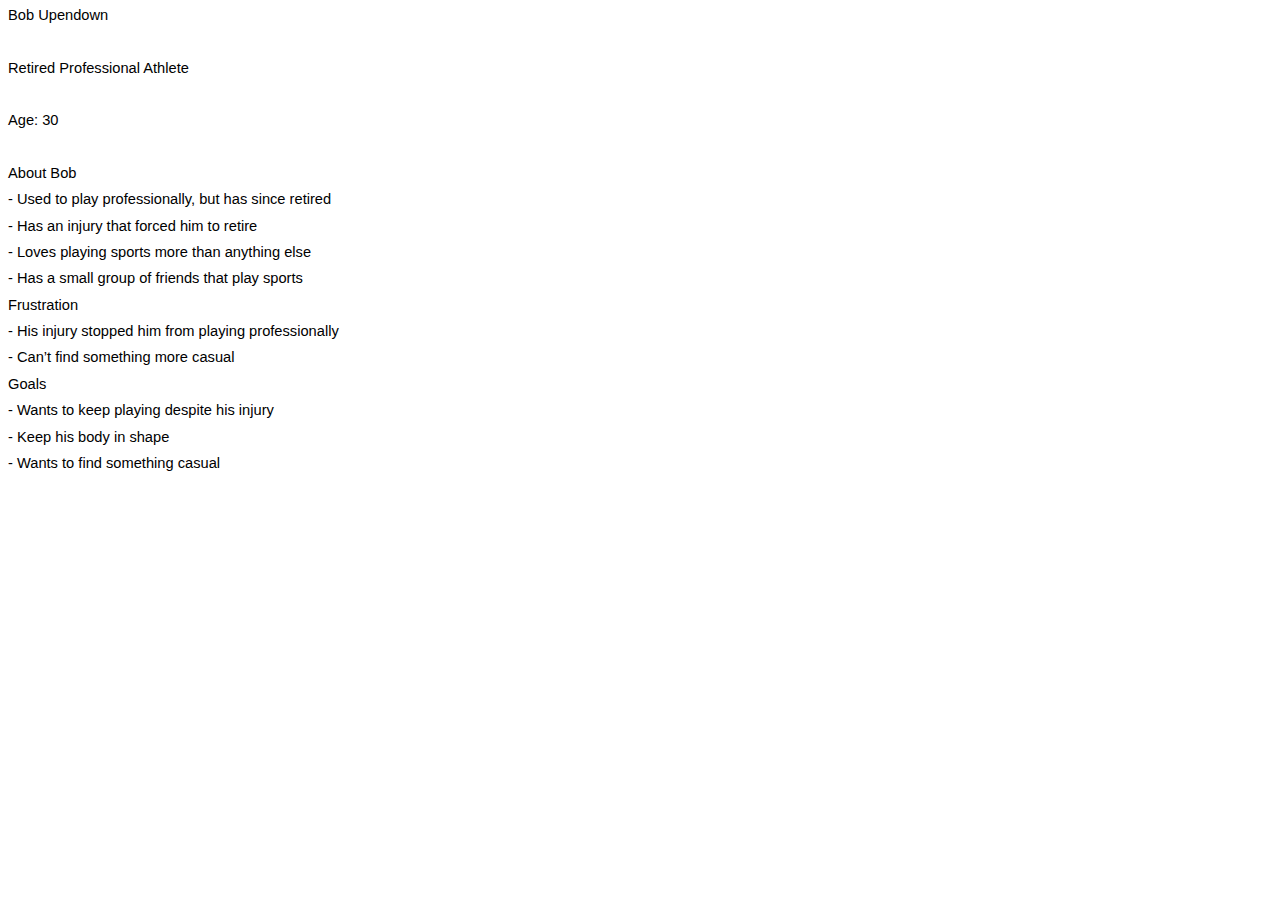
<file: Bob_Upendown.html>
<html xmlns:v="urn:schemas-microsoft-com:vml"
xmlns:o="urn:schemas-microsoft-com:office:office"
xmlns:w="urn:schemas-microsoft-com:office:word"
xmlns:m="http://schemas.microsoft.com/office/2004/12/omml"
xmlns="http://www.w3.org/TR/REC-html40">

<head>
<meta http-equiv=Content-Type content="text/html; charset=windows-1252">
<meta name=ProgId content=Word.Document>
<meta name=Generator content="Microsoft Word 15">
<meta name=Originator content="Microsoft Word 15">
<link rel=File-List href="Bob_Upendown_files/filelist.xml">
<!--[if gte mso 9]><xml>
 <o:DocumentProperties>
  <o:Author>kevin park</o:Author>
  <o:LastAuthor>kevin park</o:LastAuthor>
  <o:Revision>2</o:Revision>
  <o:TotalTime>1</o:TotalTime>
  <o:Created>2018-10-01T16:49:00Z</o:Created>
  <o:LastSaved>2018-10-01T16:49:00Z</o:LastSaved>
  <o:Pages>1</o:Pages>
  <o:Words>68</o:Words>
  <o:Characters>394</o:Characters>
  <o:Lines>3</o:Lines>
  <o:Paragraphs>1</o:Paragraphs>
  <o:CharactersWithSpaces>461</o:CharactersWithSpaces>
  <o:Version>16.00</o:Version>
 </o:DocumentProperties>
 <o:OfficeDocumentSettings>
  <o:AllowPNG/>
 </o:OfficeDocumentSettings>
</xml><![endif]-->
<link rel=themeData href="Bob_Upendown_files/themedata.thmx">
<link rel=colorSchemeMapping href="Bob_Upendown_files/colorschememapping.xml">
<!--[if gte mso 9]><xml>
 <w:WordDocument>
  <w:SpellingState>Clean</w:SpellingState>
  <w:GrammarState>Clean</w:GrammarState>
  <w:TrackMoves>false</w:TrackMoves>
  <w:TrackFormatting/>
  <w:PunctuationKerning/>
  <w:ValidateAgainstSchemas/>
  <w:SaveIfXMLInvalid>false</w:SaveIfXMLInvalid>
  <w:IgnoreMixedContent>false</w:IgnoreMixedContent>
  <w:AlwaysShowPlaceholderText>false</w:AlwaysShowPlaceholderText>
  <w:DoNotPromoteQF/>
  <w:LidThemeOther>EN-CA</w:LidThemeOther>
  <w:LidThemeAsian>KO</w:LidThemeAsian>
  <w:LidThemeComplexScript>X-NONE</w:LidThemeComplexScript>
  <w:Compatibility>
   <w:BreakWrappedTables/>
   <w:SnapToGridInCell/>
   <w:WrapTextWithPunct/>
   <w:UseAsianBreakRules/>
   <w:DontGrowAutofit/>
   <w:SplitPgBreakAndParaMark/>
   <w:EnableOpenTypeKerning/>
   <w:DontFlipMirrorIndents/>
   <w:OverrideTableStyleHps/>
   <w:UseFELayout/>
  </w:Compatibility>
  <m:mathPr>
   <m:mathFont m:val="Cambria Math"/>
   <m:brkBin m:val="before"/>
   <m:brkBinSub m:val="&#45;-"/>
   <m:smallFrac m:val="off"/>
   <m:dispDef/>
   <m:lMargin m:val="0"/>
   <m:rMargin m:val="0"/>
   <m:defJc m:val="centerGroup"/>
   <m:wrapIndent m:val="1440"/>
   <m:intLim m:val="subSup"/>
   <m:naryLim m:val="undOvr"/>
  </m:mathPr></w:WordDocument>
</xml><![endif]--><!--[if gte mso 9]><xml>
 <w:LatentStyles DefLockedState="false" DefUnhideWhenUsed="false"
  DefSemiHidden="false" DefQFormat="false" DefPriority="99"
  LatentStyleCount="375">
  <w:LsdException Locked="false" Priority="0" QFormat="true" Name="Normal"/>
  <w:LsdException Locked="false" Priority="9" QFormat="true" Name="heading 1"/>
  <w:LsdException Locked="false" Priority="9" SemiHidden="true"
   UnhideWhenUsed="true" QFormat="true" Name="heading 2"/>
  <w:LsdException Locked="false" Priority="9" SemiHidden="true"
   UnhideWhenUsed="true" QFormat="true" Name="heading 3"/>
  <w:LsdException Locked="false" Priority="9" SemiHidden="true"
   UnhideWhenUsed="true" QFormat="true" Name="heading 4"/>
  <w:LsdException Locked="false" Priority="9" SemiHidden="true"
   UnhideWhenUsed="true" QFormat="true" Name="heading 5"/>
  <w:LsdException Locked="false" Priority="9" SemiHidden="true"
   UnhideWhenUsed="true" QFormat="true" Name="heading 6"/>
  <w:LsdException Locked="false" Priority="9" SemiHidden="true"
   UnhideWhenUsed="true" QFormat="true" Name="heading 7"/>
  <w:LsdException Locked="false" Priority="9" SemiHidden="true"
   UnhideWhenUsed="true" QFormat="true" Name="heading 8"/>
  <w:LsdException Locked="false" Priority="9" SemiHidden="true"
   UnhideWhenUsed="true" QFormat="true" Name="heading 9"/>
  <w:LsdException Locked="false" SemiHidden="true" UnhideWhenUsed="true"
   Name="index 1"/>
  <w:LsdException Locked="false" SemiHidden="true" UnhideWhenUsed="true"
   Name="index 2"/>
  <w:LsdException Locked="false" SemiHidden="true" UnhideWhenUsed="true"
   Name="index 3"/>
  <w:LsdException Locked="false" SemiHidden="true" UnhideWhenUsed="true"
   Name="index 4"/>
  <w:LsdException Locked="false" SemiHidden="true" UnhideWhenUsed="true"
   Name="index 5"/>
  <w:LsdException Locked="false" SemiHidden="true" UnhideWhenUsed="true"
   Name="index 6"/>
  <w:LsdException Locked="false" SemiHidden="true" UnhideWhenUsed="true"
   Name="index 7"/>
  <w:LsdException Locked="false" SemiHidden="true" UnhideWhenUsed="true"
   Name="index 8"/>
  <w:LsdException Locked="false" SemiHidden="true" UnhideWhenUsed="true"
   Name="index 9"/>
  <w:LsdException Locked="false" Priority="39" SemiHidden="true"
   UnhideWhenUsed="true" Name="toc 1"/>
  <w:LsdException Locked="false" Priority="39" SemiHidden="true"
   UnhideWhenUsed="true" Name="toc 2"/>
  <w:LsdException Locked="false" Priority="39" SemiHidden="true"
   UnhideWhenUsed="true" Name="toc 3"/>
  <w:LsdException Locked="false" Priority="39" SemiHidden="true"
   UnhideWhenUsed="true" Name="toc 4"/>
  <w:LsdException Locked="false" Priority="39" SemiHidden="true"
   UnhideWhenUsed="true" Name="toc 5"/>
  <w:LsdException Locked="false" Priority="39" SemiHidden="true"
   UnhideWhenUsed="true" Name="toc 6"/>
  <w:LsdException Locked="false" Priority="39" SemiHidden="true"
   UnhideWhenUsed="true" Name="toc 7"/>
  <w:LsdException Locked="false" Priority="39" SemiHidden="true"
   UnhideWhenUsed="true" Name="toc 8"/>
  <w:LsdException Locked="false" Priority="39" SemiHidden="true"
   UnhideWhenUsed="true" Name="toc 9"/>
  <w:LsdException Locked="false" SemiHidden="true" UnhideWhenUsed="true"
   Name="Normal Indent"/>
  <w:LsdException Locked="false" SemiHidden="true" UnhideWhenUsed="true"
   Name="footnote text"/>
  <w:LsdException Locked="false" SemiHidden="true" UnhideWhenUsed="true"
   Name="annotation text"/>
  <w:LsdException Locked="false" SemiHidden="true" UnhideWhenUsed="true"
   Name="header"/>
  <w:LsdException Locked="false" SemiHidden="true" UnhideWhenUsed="true"
   Name="footer"/>
  <w:LsdException Locked="false" SemiHidden="true" UnhideWhenUsed="true"
   Name="index heading"/>
  <w:LsdException Locked="false" Priority="35" SemiHidden="true"
   UnhideWhenUsed="true" QFormat="true" Name="caption"/>
  <w:LsdException Locked="false" SemiHidden="true" UnhideWhenUsed="true"
   Name="table of figures"/>
  <w:LsdException Locked="false" SemiHidden="true" UnhideWhenUsed="true"
   Name="envelope address"/>
  <w:LsdException Locked="false" SemiHidden="true" UnhideWhenUsed="true"
   Name="envelope return"/>
  <w:LsdException Locked="false" SemiHidden="true" UnhideWhenUsed="true"
   Name="footnote reference"/>
  <w:LsdException Locked="false" SemiHidden="true" UnhideWhenUsed="true"
   Name="annotation reference"/>
  <w:LsdException Locked="false" SemiHidden="true" UnhideWhenUsed="true"
   Name="line number"/>
  <w:LsdException Locked="false" SemiHidden="true" UnhideWhenUsed="true"
   Name="page number"/>
  <w:LsdException Locked="false" SemiHidden="true" UnhideWhenUsed="true"
   Name="endnote reference"/>
  <w:LsdException Locked="false" SemiHidden="true" UnhideWhenUsed="true"
   Name="endnote text"/>
  <w:LsdException Locked="false" SemiHidden="true" UnhideWhenUsed="true"
   Name="table of authorities"/>
  <w:LsdException Locked="false" SemiHidden="true" UnhideWhenUsed="true"
   Name="macro"/>
  <w:LsdException Locked="false" SemiHidden="true" UnhideWhenUsed="true"
   Name="toa heading"/>
  <w:LsdException Locked="false" SemiHidden="true" UnhideWhenUsed="true"
   Name="List"/>
  <w:LsdException Locked="false" SemiHidden="true" UnhideWhenUsed="true"
   Name="List Bullet"/>
  <w:LsdException Locked="false" SemiHidden="true" UnhideWhenUsed="true"
   Name="List Number"/>
  <w:LsdException Locked="false" SemiHidden="true" UnhideWhenUsed="true"
   Name="List 2"/>
  <w:LsdException Locked="false" SemiHidden="true" UnhideWhenUsed="true"
   Name="List 3"/>
  <w:LsdException Locked="false" SemiHidden="true" UnhideWhenUsed="true"
   Name="List 4"/>
  <w:LsdException Locked="false" SemiHidden="true" UnhideWhenUsed="true"
   Name="List 5"/>
  <w:LsdException Locked="false" SemiHidden="true" UnhideWhenUsed="true"
   Name="List Bullet 2"/>
  <w:LsdException Locked="false" SemiHidden="true" UnhideWhenUsed="true"
   Name="List Bullet 3"/>
  <w:LsdException Locked="false" SemiHidden="true" UnhideWhenUsed="true"
   Name="List Bullet 4"/>
  <w:LsdException Locked="false" SemiHidden="true" UnhideWhenUsed="true"
   Name="List Bullet 5"/>
  <w:LsdException Locked="false" SemiHidden="true" UnhideWhenUsed="true"
   Name="List Number 2"/>
  <w:LsdException Locked="false" SemiHidden="true" UnhideWhenUsed="true"
   Name="List Number 3"/>
  <w:LsdException Locked="false" SemiHidden="true" UnhideWhenUsed="true"
   Name="List Number 4"/>
  <w:LsdException Locked="false" SemiHidden="true" UnhideWhenUsed="true"
   Name="List Number 5"/>
  <w:LsdException Locked="false" Priority="10" QFormat="true" Name="Title"/>
  <w:LsdException Locked="false" SemiHidden="true" UnhideWhenUsed="true"
   Name="Closing"/>
  <w:LsdException Locked="false" SemiHidden="true" UnhideWhenUsed="true"
   Name="Signature"/>
  <w:LsdException Locked="false" Priority="1" SemiHidden="true"
   UnhideWhenUsed="true" Name="Default Paragraph Font"/>
  <w:LsdException Locked="false" SemiHidden="true" UnhideWhenUsed="true"
   Name="Body Text"/>
  <w:LsdException Locked="false" SemiHidden="true" UnhideWhenUsed="true"
   Name="Body Text Indent"/>
  <w:LsdException Locked="false" SemiHidden="true" UnhideWhenUsed="true"
   Name="List Continue"/>
  <w:LsdException Locked="false" SemiHidden="true" UnhideWhenUsed="true"
   Name="List Continue 2"/>
  <w:LsdException Locked="false" SemiHidden="true" UnhideWhenUsed="true"
   Name="List Continue 3"/>
  <w:LsdException Locked="false" SemiHidden="true" UnhideWhenUsed="true"
   Name="List Continue 4"/>
  <w:LsdException Locked="false" SemiHidden="true" UnhideWhenUsed="true"
   Name="List Continue 5"/>
  <w:LsdException Locked="false" SemiHidden="true" UnhideWhenUsed="true"
   Name="Message Header"/>
  <w:LsdException Locked="false" Priority="11" QFormat="true" Name="Subtitle"/>
  <w:LsdException Locked="false" SemiHidden="true" UnhideWhenUsed="true"
   Name="Salutation"/>
  <w:LsdException Locked="false" SemiHidden="true" UnhideWhenUsed="true"
   Name="Date"/>
  <w:LsdException Locked="false" SemiHidden="true" UnhideWhenUsed="true"
   Name="Body Text First Indent"/>
  <w:LsdException Locked="false" SemiHidden="true" UnhideWhenUsed="true"
   Name="Body Text First Indent 2"/>
  <w:LsdException Locked="false" SemiHidden="true" UnhideWhenUsed="true"
   Name="Note Heading"/>
  <w:LsdException Locked="false" SemiHidden="true" UnhideWhenUsed="true"
   Name="Body Text 2"/>
  <w:LsdException Locked="false" SemiHidden="true" UnhideWhenUsed="true"
   Name="Body Text 3"/>
  <w:LsdException Locked="false" SemiHidden="true" UnhideWhenUsed="true"
   Name="Body Text Indent 2"/>
  <w:LsdException Locked="false" SemiHidden="true" UnhideWhenUsed="true"
   Name="Body Text Indent 3"/>
  <w:LsdException Locked="false" SemiHidden="true" UnhideWhenUsed="true"
   Name="Block Text"/>
  <w:LsdException Locked="false" SemiHidden="true" UnhideWhenUsed="true"
   Name="Hyperlink"/>
  <w:LsdException Locked="false" SemiHidden="true" UnhideWhenUsed="true"
   Name="FollowedHyperlink"/>
  <w:LsdException Locked="false" Priority="22" QFormat="true" Name="Strong"/>
  <w:LsdException Locked="false" Priority="20" QFormat="true" Name="Emphasis"/>
  <w:LsdException Locked="false" SemiHidden="true" UnhideWhenUsed="true"
   Name="Document Map"/>
  <w:LsdException Locked="false" SemiHidden="true" UnhideWhenUsed="true"
   Name="Plain Text"/>
  <w:LsdException Locked="false" SemiHidden="true" UnhideWhenUsed="true"
   Name="E-mail Signature"/>
  <w:LsdException Locked="false" SemiHidden="true" UnhideWhenUsed="true"
   Name="HTML Top of Form"/>
  <w:LsdException Locked="false" SemiHidden="true" UnhideWhenUsed="true"
   Name="HTML Bottom of Form"/>
  <w:LsdException Locked="false" SemiHidden="true" UnhideWhenUsed="true"
   Name="Normal (Web)"/>
  <w:LsdException Locked="false" SemiHidden="true" UnhideWhenUsed="true"
   Name="HTML Acronym"/>
  <w:LsdException Locked="false" SemiHidden="true" UnhideWhenUsed="true"
   Name="HTML Address"/>
  <w:LsdException Locked="false" SemiHidden="true" UnhideWhenUsed="true"
   Name="HTML Cite"/>
  <w:LsdException Locked="false" SemiHidden="true" UnhideWhenUsed="true"
   Name="HTML Code"/>
  <w:LsdException Locked="false" SemiHidden="true" UnhideWhenUsed="true"
   Name="HTML Definition"/>
  <w:LsdException Locked="false" SemiHidden="true" UnhideWhenUsed="true"
   Name="HTML Keyboard"/>
  <w:LsdException Locked="false" SemiHidden="true" UnhideWhenUsed="true"
   Name="HTML Preformatted"/>
  <w:LsdException Locked="false" SemiHidden="true" UnhideWhenUsed="true"
   Name="HTML Sample"/>
  <w:LsdException Locked="false" SemiHidden="true" UnhideWhenUsed="true"
   Name="HTML Typewriter"/>
  <w:LsdException Locked="false" SemiHidden="true" UnhideWhenUsed="true"
   Name="HTML Variable"/>
  <w:LsdException Locked="false" SemiHidden="true" UnhideWhenUsed="true"
   Name="Normal Table"/>
  <w:LsdException Locked="false" SemiHidden="true" UnhideWhenUsed="true"
   Name="annotation subject"/>
  <w:LsdException Locked="false" SemiHidden="true" UnhideWhenUsed="true"
   Name="No List"/>
  <w:LsdException Locked="false" SemiHidden="true" UnhideWhenUsed="true"
   Name="Outline List 1"/>
  <w:LsdException Locked="false" SemiHidden="true" UnhideWhenUsed="true"
   Name="Outline List 2"/>
  <w:LsdException Locked="false" SemiHidden="true" UnhideWhenUsed="true"
   Name="Outline List 3"/>
  <w:LsdException Locked="false" SemiHidden="true" UnhideWhenUsed="true"
   Name="Table Simple 1"/>
  <w:LsdException Locked="false" SemiHidden="true" UnhideWhenUsed="true"
   Name="Table Simple 2"/>
  <w:LsdException Locked="false" SemiHidden="true" UnhideWhenUsed="true"
   Name="Table Simple 3"/>
  <w:LsdException Locked="false" SemiHidden="true" UnhideWhenUsed="true"
   Name="Table Classic 1"/>
  <w:LsdException Locked="false" SemiHidden="true" UnhideWhenUsed="true"
   Name="Table Classic 2"/>
  <w:LsdException Locked="false" SemiHidden="true" UnhideWhenUsed="true"
   Name="Table Classic 3"/>
  <w:LsdException Locked="false" SemiHidden="true" UnhideWhenUsed="true"
   Name="Table Classic 4"/>
  <w:LsdException Locked="false" SemiHidden="true" UnhideWhenUsed="true"
   Name="Table Colorful 1"/>
  <w:LsdException Locked="false" SemiHidden="true" UnhideWhenUsed="true"
   Name="Table Colorful 2"/>
  <w:LsdException Locked="false" SemiHidden="true" UnhideWhenUsed="true"
   Name="Table Colorful 3"/>
  <w:LsdException Locked="false" SemiHidden="true" UnhideWhenUsed="true"
   Name="Table Columns 1"/>
  <w:LsdException Locked="false" SemiHidden="true" UnhideWhenUsed="true"
   Name="Table Columns 2"/>
  <w:LsdException Locked="false" SemiHidden="true" UnhideWhenUsed="true"
   Name="Table Columns 3"/>
  <w:LsdException Locked="false" SemiHidden="true" UnhideWhenUsed="true"
   Name="Table Columns 4"/>
  <w:LsdException Locked="false" SemiHidden="true" UnhideWhenUsed="true"
   Name="Table Columns 5"/>
  <w:LsdException Locked="false" SemiHidden="true" UnhideWhenUsed="true"
   Name="Table Grid 1"/>
  <w:LsdException Locked="false" SemiHidden="true" UnhideWhenUsed="true"
   Name="Table Grid 2"/>
  <w:LsdException Locked="false" SemiHidden="true" UnhideWhenUsed="true"
   Name="Table Grid 3"/>
  <w:LsdException Locked="false" SemiHidden="true" UnhideWhenUsed="true"
   Name="Table Grid 4"/>
  <w:LsdException Locked="false" SemiHidden="true" UnhideWhenUsed="true"
   Name="Table Grid 5"/>
  <w:LsdException Locked="false" SemiHidden="true" UnhideWhenUsed="true"
   Name="Table Grid 6"/>
  <w:LsdException Locked="false" SemiHidden="true" UnhideWhenUsed="true"
   Name="Table Grid 7"/>
  <w:LsdException Locked="false" SemiHidden="true" UnhideWhenUsed="true"
   Name="Table Grid 8"/>
  <w:LsdException Locked="false" SemiHidden="true" UnhideWhenUsed="true"
   Name="Table List 1"/>
  <w:LsdException Locked="false" SemiHidden="true" UnhideWhenUsed="true"
   Name="Table List 2"/>
  <w:LsdException Locked="false" SemiHidden="true" UnhideWhenUsed="true"
   Name="Table List 3"/>
  <w:LsdException Locked="false" SemiHidden="true" UnhideWhenUsed="true"
   Name="Table List 4"/>
  <w:LsdException Locked="false" SemiHidden="true" UnhideWhenUsed="true"
   Name="Table List 5"/>
  <w:LsdException Locked="false" SemiHidden="true" UnhideWhenUsed="true"
   Name="Table List 6"/>
  <w:LsdException Locked="false" SemiHidden="true" UnhideWhenUsed="true"
   Name="Table List 7"/>
  <w:LsdException Locked="false" SemiHidden="true" UnhideWhenUsed="true"
   Name="Table List 8"/>
  <w:LsdException Locked="false" SemiHidden="true" UnhideWhenUsed="true"
   Name="Table 3D effects 1"/>
  <w:LsdException Locked="false" SemiHidden="true" UnhideWhenUsed="true"
   Name="Table 3D effects 2"/>
  <w:LsdException Locked="false" SemiHidden="true" UnhideWhenUsed="true"
   Name="Table 3D effects 3"/>
  <w:LsdException Locked="false" SemiHidden="true" UnhideWhenUsed="true"
   Name="Table Contemporary"/>
  <w:LsdException Locked="false" SemiHidden="true" UnhideWhenUsed="true"
   Name="Table Elegant"/>
  <w:LsdException Locked="false" SemiHidden="true" UnhideWhenUsed="true"
   Name="Table Professional"/>
  <w:LsdException Locked="false" SemiHidden="true" UnhideWhenUsed="true"
   Name="Table Subtle 1"/>
  <w:LsdException Locked="false" SemiHidden="true" UnhideWhenUsed="true"
   Name="Table Subtle 2"/>
  <w:LsdException Locked="false" SemiHidden="true" UnhideWhenUsed="true"
   Name="Table Web 1"/>
  <w:LsdException Locked="false" SemiHidden="true" UnhideWhenUsed="true"
   Name="Table Web 2"/>
  <w:LsdException Locked="false" SemiHidden="true" UnhideWhenUsed="true"
   Name="Table Web 3"/>
  <w:LsdException Locked="false" SemiHidden="true" UnhideWhenUsed="true"
   Name="Balloon Text"/>
  <w:LsdException Locked="false" Priority="39" Name="Table Grid"/>
  <w:LsdException Locked="false" SemiHidden="true" UnhideWhenUsed="true"
   Name="Table Theme"/>
  <w:LsdException Locked="false" SemiHidden="true" Name="Placeholder Text"/>
  <w:LsdException Locked="false" Priority="1" QFormat="true" Name="No Spacing"/>
  <w:LsdException Locked="false" Priority="60" Name="Light Shading"/>
  <w:LsdException Locked="false" Priority="61" Name="Light List"/>
  <w:LsdException Locked="false" Priority="62" Name="Light Grid"/>
  <w:LsdException Locked="false" Priority="63" Name="Medium Shading 1"/>
  <w:LsdException Locked="false" Priority="64" Name="Medium Shading 2"/>
  <w:LsdException Locked="false" Priority="65" Name="Medium List 1"/>
  <w:LsdException Locked="false" Priority="66" Name="Medium List 2"/>
  <w:LsdException Locked="false" Priority="67" Name="Medium Grid 1"/>
  <w:LsdException Locked="false" Priority="68" Name="Medium Grid 2"/>
  <w:LsdException Locked="false" Priority="69" Name="Medium Grid 3"/>
  <w:LsdException Locked="false" Priority="70" Name="Dark List"/>
  <w:LsdException Locked="false" Priority="71" Name="Colorful Shading"/>
  <w:LsdException Locked="false" Priority="72" Name="Colorful List"/>
  <w:LsdException Locked="false" Priority="73" Name="Colorful Grid"/>
  <w:LsdException Locked="false" Priority="60" Name="Light Shading Accent 1"/>
  <w:LsdException Locked="false" Priority="61" Name="Light List Accent 1"/>
  <w:LsdException Locked="false" Priority="62" Name="Light Grid Accent 1"/>
  <w:LsdException Locked="false" Priority="63" Name="Medium Shading 1 Accent 1"/>
  <w:LsdException Locked="false" Priority="64" Name="Medium Shading 2 Accent 1"/>
  <w:LsdException Locked="false" Priority="65" Name="Medium List 1 Accent 1"/>
  <w:LsdException Locked="false" SemiHidden="true" Name="Revision"/>
  <w:LsdException Locked="false" Priority="34" QFormat="true"
   Name="List Paragraph"/>
  <w:LsdException Locked="false" Priority="29" QFormat="true" Name="Quote"/>
  <w:LsdException Locked="false" Priority="30" QFormat="true"
   Name="Intense Quote"/>
  <w:LsdException Locked="false" Priority="66" Name="Medium List 2 Accent 1"/>
  <w:LsdException Locked="false" Priority="67" Name="Medium Grid 1 Accent 1"/>
  <w:LsdException Locked="false" Priority="68" Name="Medium Grid 2 Accent 1"/>
  <w:LsdException Locked="false" Priority="69" Name="Medium Grid 3 Accent 1"/>
  <w:LsdException Locked="false" Priority="70" Name="Dark List Accent 1"/>
  <w:LsdException Locked="false" Priority="71" Name="Colorful Shading Accent 1"/>
  <w:LsdException Locked="false" Priority="72" Name="Colorful List Accent 1"/>
  <w:LsdException Locked="false" Priority="73" Name="Colorful Grid Accent 1"/>
  <w:LsdException Locked="false" Priority="60" Name="Light Shading Accent 2"/>
  <w:LsdException Locked="false" Priority="61" Name="Light List Accent 2"/>
  <w:LsdException Locked="false" Priority="62" Name="Light Grid Accent 2"/>
  <w:LsdException Locked="false" Priority="63" Name="Medium Shading 1 Accent 2"/>
  <w:LsdException Locked="false" Priority="64" Name="Medium Shading 2 Accent 2"/>
  <w:LsdException Locked="false" Priority="65" Name="Medium List 1 Accent 2"/>
  <w:LsdException Locked="false" Priority="66" Name="Medium List 2 Accent 2"/>
  <w:LsdException Locked="false" Priority="67" Name="Medium Grid 1 Accent 2"/>
  <w:LsdException Locked="false" Priority="68" Name="Medium Grid 2 Accent 2"/>
  <w:LsdException Locked="false" Priority="69" Name="Medium Grid 3 Accent 2"/>
  <w:LsdException Locked="false" Priority="70" Name="Dark List Accent 2"/>
  <w:LsdException Locked="false" Priority="71" Name="Colorful Shading Accent 2"/>
  <w:LsdException Locked="false" Priority="72" Name="Colorful List Accent 2"/>
  <w:LsdException Locked="false" Priority="73" Name="Colorful Grid Accent 2"/>
  <w:LsdException Locked="false" Priority="60" Name="Light Shading Accent 3"/>
  <w:LsdException Locked="false" Priority="61" Name="Light List Accent 3"/>
  <w:LsdException Locked="false" Priority="62" Name="Light Grid Accent 3"/>
  <w:LsdException Locked="false" Priority="63" Name="Medium Shading 1 Accent 3"/>
  <w:LsdException Locked="false" Priority="64" Name="Medium Shading 2 Accent 3"/>
  <w:LsdException Locked="false" Priority="65" Name="Medium List 1 Accent 3"/>
  <w:LsdException Locked="false" Priority="66" Name="Medium List 2 Accent 3"/>
  <w:LsdException Locked="false" Priority="67" Name="Medium Grid 1 Accent 3"/>
  <w:LsdException Locked="false" Priority="68" Name="Medium Grid 2 Accent 3"/>
  <w:LsdException Locked="false" Priority="69" Name="Medium Grid 3 Accent 3"/>
  <w:LsdException Locked="false" Priority="70" Name="Dark List Accent 3"/>
  <w:LsdException Locked="false" Priority="71" Name="Colorful Shading Accent 3"/>
  <w:LsdException Locked="false" Priority="72" Name="Colorful List Accent 3"/>
  <w:LsdException Locked="false" Priority="73" Name="Colorful Grid Accent 3"/>
  <w:LsdException Locked="false" Priority="60" Name="Light Shading Accent 4"/>
  <w:LsdException Locked="false" Priority="61" Name="Light List Accent 4"/>
  <w:LsdException Locked="false" Priority="62" Name="Light Grid Accent 4"/>
  <w:LsdException Locked="false" Priority="63" Name="Medium Shading 1 Accent 4"/>
  <w:LsdException Locked="false" Priority="64" Name="Medium Shading 2 Accent 4"/>
  <w:LsdException Locked="false" Priority="65" Name="Medium List 1 Accent 4"/>
  <w:LsdException Locked="false" Priority="66" Name="Medium List 2 Accent 4"/>
  <w:LsdException Locked="false" Priority="67" Name="Medium Grid 1 Accent 4"/>
  <w:LsdException Locked="false" Priority="68" Name="Medium Grid 2 Accent 4"/>
  <w:LsdException Locked="false" Priority="69" Name="Medium Grid 3 Accent 4"/>
  <w:LsdException Locked="false" Priority="70" Name="Dark List Accent 4"/>
  <w:LsdException Locked="false" Priority="71" Name="Colorful Shading Accent 4"/>
  <w:LsdException Locked="false" Priority="72" Name="Colorful List Accent 4"/>
  <w:LsdException Locked="false" Priority="73" Name="Colorful Grid Accent 4"/>
  <w:LsdException Locked="false" Priority="60" Name="Light Shading Accent 5"/>
  <w:LsdException Locked="false" Priority="61" Name="Light List Accent 5"/>
  <w:LsdException Locked="false" Priority="62" Name="Light Grid Accent 5"/>
  <w:LsdException Locked="false" Priority="63" Name="Medium Shading 1 Accent 5"/>
  <w:LsdException Locked="false" Priority="64" Name="Medium Shading 2 Accent 5"/>
  <w:LsdException Locked="false" Priority="65" Name="Medium List 1 Accent 5"/>
  <w:LsdException Locked="false" Priority="66" Name="Medium List 2 Accent 5"/>
  <w:LsdException Locked="false" Priority="67" Name="Medium Grid 1 Accent 5"/>
  <w:LsdException Locked="false" Priority="68" Name="Medium Grid 2 Accent 5"/>
  <w:LsdException Locked="false" Priority="69" Name="Medium Grid 3 Accent 5"/>
  <w:LsdException Locked="false" Priority="70" Name="Dark List Accent 5"/>
  <w:LsdException Locked="false" Priority="71" Name="Colorful Shading Accent 5"/>
  <w:LsdException Locked="false" Priority="72" Name="Colorful List Accent 5"/>
  <w:LsdException Locked="false" Priority="73" Name="Colorful Grid Accent 5"/>
  <w:LsdException Locked="false" Priority="60" Name="Light Shading Accent 6"/>
  <w:LsdException Locked="false" Priority="61" Name="Light List Accent 6"/>
  <w:LsdException Locked="false" Priority="62" Name="Light Grid Accent 6"/>
  <w:LsdException Locked="false" Priority="63" Name="Medium Shading 1 Accent 6"/>
  <w:LsdException Locked="false" Priority="64" Name="Medium Shading 2 Accent 6"/>
  <w:LsdException Locked="false" Priority="65" Name="Medium List 1 Accent 6"/>
  <w:LsdException Locked="false" Priority="66" Name="Medium List 2 Accent 6"/>
  <w:LsdException Locked="false" Priority="67" Name="Medium Grid 1 Accent 6"/>
  <w:LsdException Locked="false" Priority="68" Name="Medium Grid 2 Accent 6"/>
  <w:LsdException Locked="false" Priority="69" Name="Medium Grid 3 Accent 6"/>
  <w:LsdException Locked="false" Priority="70" Name="Dark List Accent 6"/>
  <w:LsdException Locked="false" Priority="71" Name="Colorful Shading Accent 6"/>
  <w:LsdException Locked="false" Priority="72" Name="Colorful List Accent 6"/>
  <w:LsdException Locked="false" Priority="73" Name="Colorful Grid Accent 6"/>
  <w:LsdException Locked="false" Priority="19" QFormat="true"
   Name="Subtle Emphasis"/>
  <w:LsdException Locked="false" Priority="21" QFormat="true"
   Name="Intense Emphasis"/>
  <w:LsdException Locked="false" Priority="31" QFormat="true"
   Name="Subtle Reference"/>
  <w:LsdException Locked="false" Priority="32" QFormat="true"
   Name="Intense Reference"/>
  <w:LsdException Locked="false" Priority="33" QFormat="true" Name="Book Title"/>
  <w:LsdException Locked="false" Priority="37" SemiHidden="true"
   UnhideWhenUsed="true" Name="Bibliography"/>
  <w:LsdException Locked="false" Priority="39" SemiHidden="true"
   UnhideWhenUsed="true" QFormat="true" Name="TOC Heading"/>
  <w:LsdException Locked="false" Priority="41" Name="Plain Table 1"/>
  <w:LsdException Locked="false" Priority="42" Name="Plain Table 2"/>
  <w:LsdException Locked="false" Priority="43" Name="Plain Table 3"/>
  <w:LsdException Locked="false" Priority="44" Name="Plain Table 4"/>
  <w:LsdException Locked="false" Priority="45" Name="Plain Table 5"/>
  <w:LsdException Locked="false" Priority="40" Name="Grid Table Light"/>
  <w:LsdException Locked="false" Priority="46" Name="Grid Table 1 Light"/>
  <w:LsdException Locked="false" Priority="47" Name="Grid Table 2"/>
  <w:LsdException Locked="false" Priority="48" Name="Grid Table 3"/>
  <w:LsdException Locked="false" Priority="49" Name="Grid Table 4"/>
  <w:LsdException Locked="false" Priority="50" Name="Grid Table 5 Dark"/>
  <w:LsdException Locked="false" Priority="51" Name="Grid Table 6 Colorful"/>
  <w:LsdException Locked="false" Priority="52" Name="Grid Table 7 Colorful"/>
  <w:LsdException Locked="false" Priority="46"
   Name="Grid Table 1 Light Accent 1"/>
  <w:LsdException Locked="false" Priority="47" Name="Grid Table 2 Accent 1"/>
  <w:LsdException Locked="false" Priority="48" Name="Grid Table 3 Accent 1"/>
  <w:LsdException Locked="false" Priority="49" Name="Grid Table 4 Accent 1"/>
  <w:LsdException Locked="false" Priority="50" Name="Grid Table 5 Dark Accent 1"/>
  <w:LsdException Locked="false" Priority="51"
   Name="Grid Table 6 Colorful Accent 1"/>
  <w:LsdException Locked="false" Priority="52"
   Name="Grid Table 7 Colorful Accent 1"/>
  <w:LsdException Locked="false" Priority="46"
   Name="Grid Table 1 Light Accent 2"/>
  <w:LsdException Locked="false" Priority="47" Name="Grid Table 2 Accent 2"/>
  <w:LsdException Locked="false" Priority="48" Name="Grid Table 3 Accent 2"/>
  <w:LsdException Locked="false" Priority="49" Name="Grid Table 4 Accent 2"/>
  <w:LsdException Locked="false" Priority="50" Name="Grid Table 5 Dark Accent 2"/>
  <w:LsdException Locked="false" Priority="51"
   Name="Grid Table 6 Colorful Accent 2"/>
  <w:LsdException Locked="false" Priority="52"
   Name="Grid Table 7 Colorful Accent 2"/>
  <w:LsdException Locked="false" Priority="46"
   Name="Grid Table 1 Light Accent 3"/>
  <w:LsdException Locked="false" Priority="47" Name="Grid Table 2 Accent 3"/>
  <w:LsdException Locked="false" Priority="48" Name="Grid Table 3 Accent 3"/>
  <w:LsdException Locked="false" Priority="49" Name="Grid Table 4 Accent 3"/>
  <w:LsdException Locked="false" Priority="50" Name="Grid Table 5 Dark Accent 3"/>
  <w:LsdException Locked="false" Priority="51"
   Name="Grid Table 6 Colorful Accent 3"/>
  <w:LsdException Locked="false" Priority="52"
   Name="Grid Table 7 Colorful Accent 3"/>
  <w:LsdException Locked="false" Priority="46"
   Name="Grid Table 1 Light Accent 4"/>
  <w:LsdException Locked="false" Priority="47" Name="Grid Table 2 Accent 4"/>
  <w:LsdException Locked="false" Priority="48" Name="Grid Table 3 Accent 4"/>
  <w:LsdException Locked="false" Priority="49" Name="Grid Table 4 Accent 4"/>
  <w:LsdException Locked="false" Priority="50" Name="Grid Table 5 Dark Accent 4"/>
  <w:LsdException Locked="false" Priority="51"
   Name="Grid Table 6 Colorful Accent 4"/>
  <w:LsdException Locked="false" Priority="52"
   Name="Grid Table 7 Colorful Accent 4"/>
  <w:LsdException Locked="false" Priority="46"
   Name="Grid Table 1 Light Accent 5"/>
  <w:LsdException Locked="false" Priority="47" Name="Grid Table 2 Accent 5"/>
  <w:LsdException Locked="false" Priority="48" Name="Grid Table 3 Accent 5"/>
  <w:LsdException Locked="false" Priority="49" Name="Grid Table 4 Accent 5"/>
  <w:LsdException Locked="false" Priority="50" Name="Grid Table 5 Dark Accent 5"/>
  <w:LsdException Locked="false" Priority="51"
   Name="Grid Table 6 Colorful Accent 5"/>
  <w:LsdException Locked="false" Priority="52"
   Name="Grid Table 7 Colorful Accent 5"/>
  <w:LsdException Locked="false" Priority="46"
   Name="Grid Table 1 Light Accent 6"/>
  <w:LsdException Locked="false" Priority="47" Name="Grid Table 2 Accent 6"/>
  <w:LsdException Locked="false" Priority="48" Name="Grid Table 3 Accent 6"/>
  <w:LsdException Locked="false" Priority="49" Name="Grid Table 4 Accent 6"/>
  <w:LsdException Locked="false" Priority="50" Name="Grid Table 5 Dark Accent 6"/>
  <w:LsdException Locked="false" Priority="51"
   Name="Grid Table 6 Colorful Accent 6"/>
  <w:LsdException Locked="false" Priority="52"
   Name="Grid Table 7 Colorful Accent 6"/>
  <w:LsdException Locked="false" Priority="46" Name="List Table 1 Light"/>
  <w:LsdException Locked="false" Priority="47" Name="List Table 2"/>
  <w:LsdException Locked="false" Priority="48" Name="List Table 3"/>
  <w:LsdException Locked="false" Priority="49" Name="List Table 4"/>
  <w:LsdException Locked="false" Priority="50" Name="List Table 5 Dark"/>
  <w:LsdException Locked="false" Priority="51" Name="List Table 6 Colorful"/>
  <w:LsdException Locked="false" Priority="52" Name="List Table 7 Colorful"/>
  <w:LsdException Locked="false" Priority="46"
   Name="List Table 1 Light Accent 1"/>
  <w:LsdException Locked="false" Priority="47" Name="List Table 2 Accent 1"/>
  <w:LsdException Locked="false" Priority="48" Name="List Table 3 Accent 1"/>
  <w:LsdException Locked="false" Priority="49" Name="List Table 4 Accent 1"/>
  <w:LsdException Locked="false" Priority="50" Name="List Table 5 Dark Accent 1"/>
  <w:LsdException Locked="false" Priority="51"
   Name="List Table 6 Colorful Accent 1"/>
  <w:LsdException Locked="false" Priority="52"
   Name="List Table 7 Colorful Accent 1"/>
  <w:LsdException Locked="false" Priority="46"
   Name="List Table 1 Light Accent 2"/>
  <w:LsdException Locked="false" Priority="47" Name="List Table 2 Accent 2"/>
  <w:LsdException Locked="false" Priority="48" Name="List Table 3 Accent 2"/>
  <w:LsdException Locked="false" Priority="49" Name="List Table 4 Accent 2"/>
  <w:LsdException Locked="false" Priority="50" Name="List Table 5 Dark Accent 2"/>
  <w:LsdException Locked="false" Priority="51"
   Name="List Table 6 Colorful Accent 2"/>
  <w:LsdException Locked="false" Priority="52"
   Name="List Table 7 Colorful Accent 2"/>
  <w:LsdException Locked="false" Priority="46"
   Name="List Table 1 Light Accent 3"/>
  <w:LsdException Locked="false" Priority="47" Name="List Table 2 Accent 3"/>
  <w:LsdException Locked="false" Priority="48" Name="List Table 3 Accent 3"/>
  <w:LsdException Locked="false" Priority="49" Name="List Table 4 Accent 3"/>
  <w:LsdException Locked="false" Priority="50" Name="List Table 5 Dark Accent 3"/>
  <w:LsdException Locked="false" Priority="51"
   Name="List Table 6 Colorful Accent 3"/>
  <w:LsdException Locked="false" Priority="52"
   Name="List Table 7 Colorful Accent 3"/>
  <w:LsdException Locked="false" Priority="46"
   Name="List Table 1 Light Accent 4"/>
  <w:LsdException Locked="false" Priority="47" Name="List Table 2 Accent 4"/>
  <w:LsdException Locked="false" Priority="48" Name="List Table 3 Accent 4"/>
  <w:LsdException Locked="false" Priority="49" Name="List Table 4 Accent 4"/>
  <w:LsdException Locked="false" Priority="50" Name="List Table 5 Dark Accent 4"/>
  <w:LsdException Locked="false" Priority="51"
   Name="List Table 6 Colorful Accent 4"/>
  <w:LsdException Locked="false" Priority="52"
   Name="List Table 7 Colorful Accent 4"/>
  <w:LsdException Locked="false" Priority="46"
   Name="List Table 1 Light Accent 5"/>
  <w:LsdException Locked="false" Priority="47" Name="List Table 2 Accent 5"/>
  <w:LsdException Locked="false" Priority="48" Name="List Table 3 Accent 5"/>
  <w:LsdException Locked="false" Priority="49" Name="List Table 4 Accent 5"/>
  <w:LsdException Locked="false" Priority="50" Name="List Table 5 Dark Accent 5"/>
  <w:LsdException Locked="false" Priority="51"
   Name="List Table 6 Colorful Accent 5"/>
  <w:LsdException Locked="false" Priority="52"
   Name="List Table 7 Colorful Accent 5"/>
  <w:LsdException Locked="false" Priority="46"
   Name="List Table 1 Light Accent 6"/>
  <w:LsdException Locked="false" Priority="47" Name="List Table 2 Accent 6"/>
  <w:LsdException Locked="false" Priority="48" Name="List Table 3 Accent 6"/>
  <w:LsdException Locked="false" Priority="49" Name="List Table 4 Accent 6"/>
  <w:LsdException Locked="false" Priority="50" Name="List Table 5 Dark Accent 6"/>
  <w:LsdException Locked="false" Priority="51"
   Name="List Table 6 Colorful Accent 6"/>
  <w:LsdException Locked="false" Priority="52"
   Name="List Table 7 Colorful Accent 6"/>
  <w:LsdException Locked="false" SemiHidden="true" UnhideWhenUsed="true"
   Name="Mention"/>
  <w:LsdException Locked="false" SemiHidden="true" UnhideWhenUsed="true"
   Name="Smart Hyperlink"/>
  <w:LsdException Locked="false" SemiHidden="true" UnhideWhenUsed="true"
   Name="Hashtag"/>
  <w:LsdException Locked="false" SemiHidden="true" UnhideWhenUsed="true"
   Name="Unresolved Mention"/>
 </w:LatentStyles>
</xml><![endif]-->
<style>
<!--
 /* Font Definitions */
 @font-face
	{font-family:"Cambria Math";
	panose-1:2 4 5 3 5 4 6 3 2 4;
	mso-font-charset:0;
	mso-generic-font-family:roman;
	mso-font-pitch:variable;
	mso-font-signature:-536869121 1107305727 33554432 0 415 0;}
@font-face
	{font-family:Calibri;
	panose-1:2 15 5 2 2 2 4 3 2 4;
	mso-font-charset:0;
	mso-generic-font-family:swiss;
	mso-font-pitch:variable;
	mso-font-signature:-536870145 1073786111 1 0 415 0;}
@font-face
	{font-family:"Malgun Gothic";
	panose-1:2 11 5 3 2 0 0 2 0 4;
	mso-font-alt:"\B9D1\C740 \ACE0\B515";
	mso-font-charset:129;
	mso-generic-font-family:swiss;
	mso-font-pitch:variable;
	mso-font-signature:-1879048145 701988091 18 0 524289 0;}
@font-face
	{font-family:"\@Malgun Gothic";
	mso-font-charset:129;
	mso-generic-font-family:swiss;
	mso-font-pitch:variable;
	mso-font-signature:-1879048145 701988091 18 0 524289 0;}
 /* Style Definitions */
 p.MsoNormal, li.MsoNormal, div.MsoNormal
	{mso-style-unhide:no;
	mso-style-qformat:yes;
	mso-style-parent:"";
	margin-top:0cm;
	margin-right:0cm;
	margin-bottom:8.0pt;
	margin-left:0cm;
	line-height:107%;
	mso-pagination:widow-orphan;
	font-size:11.0pt;
	font-family:"Calibri",sans-serif;
	mso-ascii-font-family:Calibri;
	mso-ascii-theme-font:minor-latin;
	mso-fareast-font-family:"Malgun Gothic";
	mso-fareast-theme-font:minor-fareast;
	mso-hansi-font-family:Calibri;
	mso-hansi-theme-font:minor-latin;
	mso-bidi-font-family:"Times New Roman";
	mso-bidi-theme-font:minor-bidi;}
span.SpellE
	{mso-style-name:"";
	mso-spl-e:yes;}
.MsoChpDefault
	{mso-style-type:export-only;
	mso-default-props:yes;
	font-family:"Calibri",sans-serif;
	mso-ascii-font-family:Calibri;
	mso-ascii-theme-font:minor-latin;
	mso-fareast-font-family:"Malgun Gothic";
	mso-fareast-theme-font:minor-fareast;
	mso-hansi-font-family:Calibri;
	mso-hansi-theme-font:minor-latin;
	mso-bidi-font-family:"Times New Roman";
	mso-bidi-theme-font:minor-bidi;}
.MsoPapDefault
	{mso-style-type:export-only;
	margin-bottom:8.0pt;
	line-height:107%;}
@page WordSection1
	{size:612.0pt 792.0pt;
	margin:72.0pt 72.0pt 72.0pt 72.0pt;
	mso-header-margin:35.4pt;
	mso-footer-margin:35.4pt;
	mso-paper-source:0;}
div.WordSection1
	{page:WordSection1;}
-->
</style>
<!--[if gte mso 10]>
<style>
 /* Style Definitions */
 table.MsoNormalTable
	{mso-style-name:"Table Normal";
	mso-tstyle-rowband-size:0;
	mso-tstyle-colband-size:0;
	mso-style-noshow:yes;
	mso-style-priority:99;
	mso-style-parent:"";
	mso-padding-alt:0cm 5.4pt 0cm 5.4pt;
	mso-para-margin-top:0cm;
	mso-para-margin-right:0cm;
	mso-para-margin-bottom:8.0pt;
	mso-para-margin-left:0cm;
	line-height:107%;
	mso-pagination:widow-orphan;
	font-size:11.0pt;
	font-family:"Calibri",sans-serif;
	mso-ascii-font-family:Calibri;
	mso-ascii-theme-font:minor-latin;
	mso-hansi-font-family:Calibri;
	mso-hansi-theme-font:minor-latin;
	mso-bidi-font-family:"Times New Roman";
	mso-bidi-theme-font:minor-bidi;}
</style>
<![endif]--><!--[if gte mso 9]><xml>
 <o:shapedefaults v:ext="edit" spidmax="1026"/>
</xml><![endif]--><!--[if gte mso 9]><xml>
 <o:shapelayout v:ext="edit">
  <o:idmap v:ext="edit" data="1"/>
 </o:shapelayout></xml><![endif]-->
</head>

<body lang=EN-CA style='tab-interval:36.0pt'>

<div class=WordSection1>

<p class=MsoNormal>Bob <span class=SpellE>Upendown</span><o:p></o:p></p>

<p class=MsoNormal><o:p>&nbsp;</o:p></p>

<p class=MsoNormal>Retired Professional Athlete<o:p></o:p></p>

<p class=MsoNormal><o:p>&nbsp;</o:p></p>

<p class=MsoNormal>Age: 30<o:p></o:p></p>

<p class=MsoNormal><o:p>&nbsp;</o:p></p>

<p class=MsoNormal>About Bob<o:p></o:p></p>

<p class=MsoNormal>- Used to play professionally, but has since retired<o:p></o:p></p>

<p class=MsoNormal>- Has an injury that forced him to retire<o:p></o:p></p>

<p class=MsoNormal>- Loves playing sports more than anything else<o:p></o:p></p>

<p class=MsoNormal>- Has a small group of friends that play sports<o:p></o:p></p>

<p class=MsoNormal>Frustration<o:p></o:p></p>

<p class=MsoNormal>- His injury stopped him from playing professionally <o:p></o:p></p>

<p class=MsoNormal>- Can�t find something more casual<o:p></o:p></p>

<p class=MsoNormal>Goals<o:p></o:p></p>

<p class=MsoNormal>- Wants to keep playing despite his injury<o:p></o:p></p>

<p class=MsoNormal>- Keep his body in shape <o:p></o:p></p>

<p class=MsoNormal>- Wants to find something casual</p>

</div>

</body>

</html>
</file>
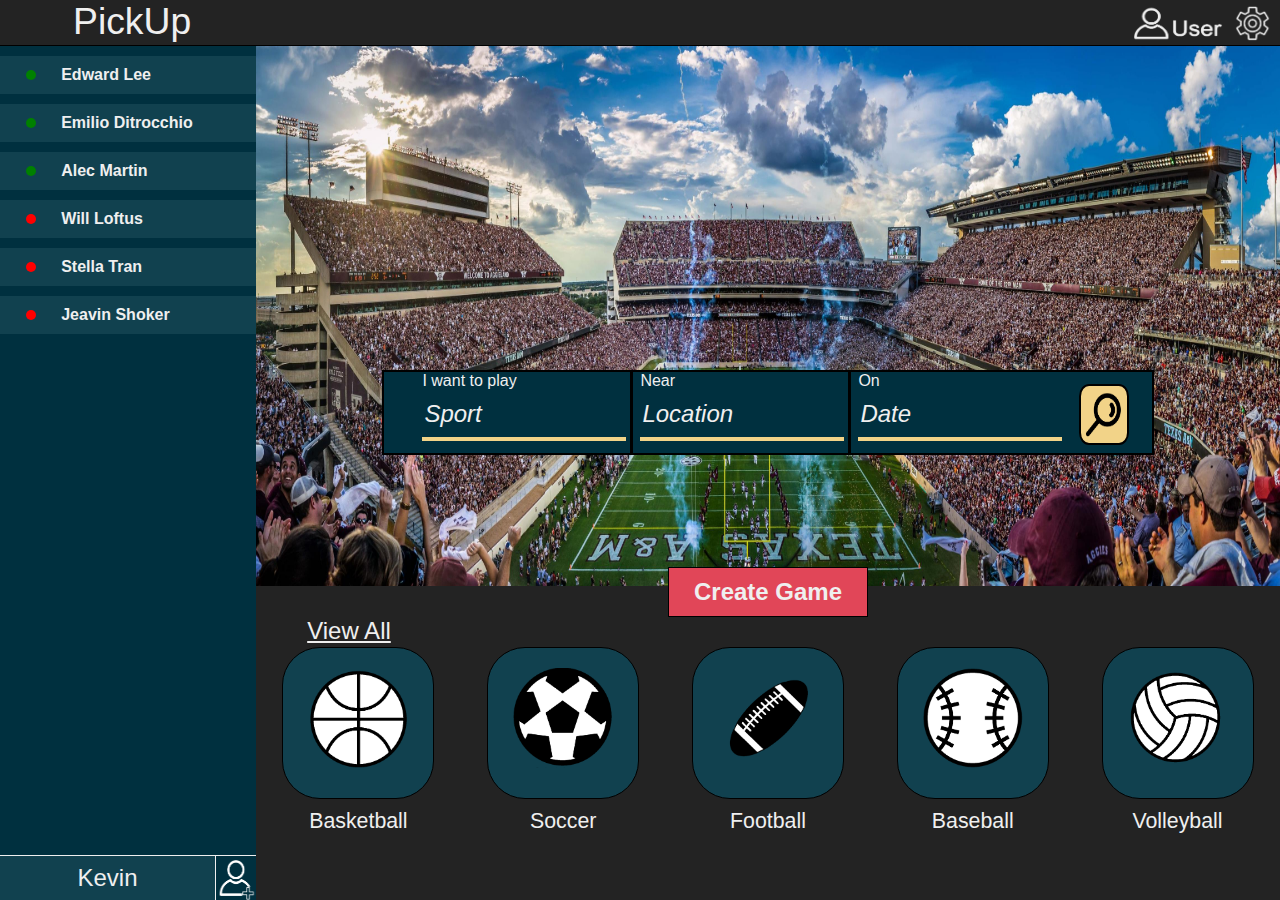
<file: webpage/mainpage.html>
<!DOCTYPE html>
<html lang="en">
  <head>
    <title>PickUp</title>
    <meta charset="utf-8"/>
    <meta name="viewport" content="width=device-width, initial-scale=1.0">
    <link rel="stylesheet" type="text/css" href="./mainpagestyle.css">
  </head>
  <body>
    
    <div id="content" class="maxWidth maxHeight">
      <div id="topbar">
        <a href="https://www.google.com"><span>PickUp</span></a>
        <div>
          <a href="https://www.google.com"><img class="topimg" id="profile" src="./profile.png" alt="profile" /></a>
          <a href="https://www.google.com"><img class="topimg" src="settings.png" alt="settings" /></a>
        </div>
      </div>
      <div id="leftbar">
        <div id="friendstab">
        </div>
      </div>
      <div id="slideshowdiv">
        <div id="slideshow">
          <form id="searchbar" action="http://www.google.com/search" method="get">
            <div class="forlabels rightborder" id="searchleftpadding">
              <label>I want to play</label>
              <input type="text" name="q" placeholder="Sport" autocomplete="off" />
            </div>
            <div class="forlabels rightborder">
              <label>Near</label>
              <input type="text" name="q" placeholder="Location" autocomplete="off"/>
            </div>
            <div class="forlabels">
              <label>On</label>
              <input type="text" name="q" placeholder="Date" autocomplete="off"/>
            </div>
            <input type="image" name="submit" src="./search1.png" alt="Submit Form" />
          </form>
          <div>
            <img src="./footballfield.jpg" alt="footballfield">
          </div>
          <div>
            <img src="./skyline.jpg" alt="skyline">
          </div>
          <div>
            <img src="./tower.jpg" alt="tower">
          </div>
          <div>
            <img src="./bridge.jpg" alt="bridge">
          </div>
          <div>
            <img src="./chicago.jpg" alt="chicago">
          </div>
        </div>
      </div>
      <div id="categories">
        <form>
          <input type="button" name="Create Game" value="Create Game" onclick="window.location.href='https://www.google.com'">
        </form>
        <a href="https://www.google.com"><span>View All</span></a>
      </div>
    </div>

    <script src="https://ajax.googleapis.com/ajax/libs/jquery/1.11.2/jquery.min.js"></script>
    <script>
        /*<![CDATA[*/
        var chatcount = 0;

        function friends(name, status){
          var friend = $("<div class='friend'></div>");
          $(friend).attr("ondblclick", "window.location.href='https://www.google.com'");

          var stat = $("<div class='stat'></div>");

          var online = {"background-color": "green"};
          var offline = {"background-color": "red"};

          var namediv = $("<div class='namediv'></div>");
          var username = $("<span class='username'></span>");
          $(username).html(name);

          if(status == "online"){
            $(stat).css(online);
              $("#leftbar").prepend(friend);
          } else {
            $(stat).css(offline);
              $("#leftbar").append(friend);
          }

          $(friend).append(stat);
          $(friend).append(namediv);
          $(namediv).append(username);
        }

        function chats(name, chattext){
          chatcount++;
          var chatDiv = $("<div class='chat'></div>");
          var chatcontent = $("<p></p>");

          var textform = $("<form class='textform'></form>");
          var textinput = $("<input class='textinput' type='text' name='text' placeholder='Enter Text' autocomplete='off'/>");
          var textsubmit = $("<input class='textinput' type='image' name='submit' src='./enter.png' alt='enter'/>");

          $(textform).append(textinput);
          $(textform).append(textsubmit);
          $(chatDiv).append(textform);

          $(chatcontent).html(chattext);

          var button = $("<button class='collapsible'></button>");
          $(button).html(name);

          $("#friendstab").append(chatDiv);
          $(chatDiv).append(chatcontent);
          $("#friendstab").append(button);
        }

        function category(sport, image_src, target){
          var catediv = $("<div class='catediv'></div>");
          var newlink = $("<a class='newlink'></a>");
          $(newlink).attr("href", target);

          var cate = $("<div class='cate'></div>");

          var image = $("<img class='icon'>");
          $(image).attr("src", image_src);
          $(image).attr("alt", sport);

          var sportname = $("<p class='sportname'></p>");
          $(sportname).html(sport);
          var namelink = $("<a class='namelink'></a>");
          $(namelink).attr("href", target);

          $("#categories").append(catediv);
          $(catediv).append(newlink);
          $(newlink).append(cate);
          $(cate).append(image);
          $(catediv).append(namelink);
          $(namelink).append(sportname);
        }

        $(document).ready(function() {
          $("#slideshow > div:gt(0)").hide();

          setInterval(function() { 
            $('#slideshow > div:first')
              .fadeOut(0)
              .next()
              .fadeIn(1000)
              .end()
              .appendTo('#slideshow');
          },  15000);



          friends("Alec Martin", "online");
          friends("Will Loftus", "offline");
          friends("Stella Tran", "offline");
          friends("Jeavin Shoker", "offline");
          friends("Emilio Ditrocchio", "online");
          friends("Edward Lee", "online");

          chats("Kevin", "Kevin: Hey, how's it going?");

          var coll = document.getElementsByClassName("collapsible");
          var i;

          for (i = 0; i < coll.length; i++) {
            coll[i].addEventListener("click", function() {
              this.classList.toggle("active");
              var content = this.previousElementSibling;
              if (content.style.display === "block") {
                content.style.display = "none";
              } else {
                content.style.display = "block";
              }
            });
          }

          category("Basketball", "./basketball.png", "https://www.google.com");
          category("Soccer", "./soccerball.png", "https://www.google.com");
          category("Football", "./football.png", "https://www.google.com");
          category("Baseball", "./baseball.png", "https://www.google.com");
          category("Volleyball", "./volleyball.png", "https://www.google.com");

          


          var addlink = $("<a></a>");
          $(addlink).attr("href", "https://www.google.com");

          var addicon = $("<img id='addicon' alt='Add Friend' src='./addfriendwhite.png'>");
          $("#friendstab").append(addlink);
          $(addlink).append(addicon);

        });
        /*]]>*/
    </script>

  </body>
</html>
</file>
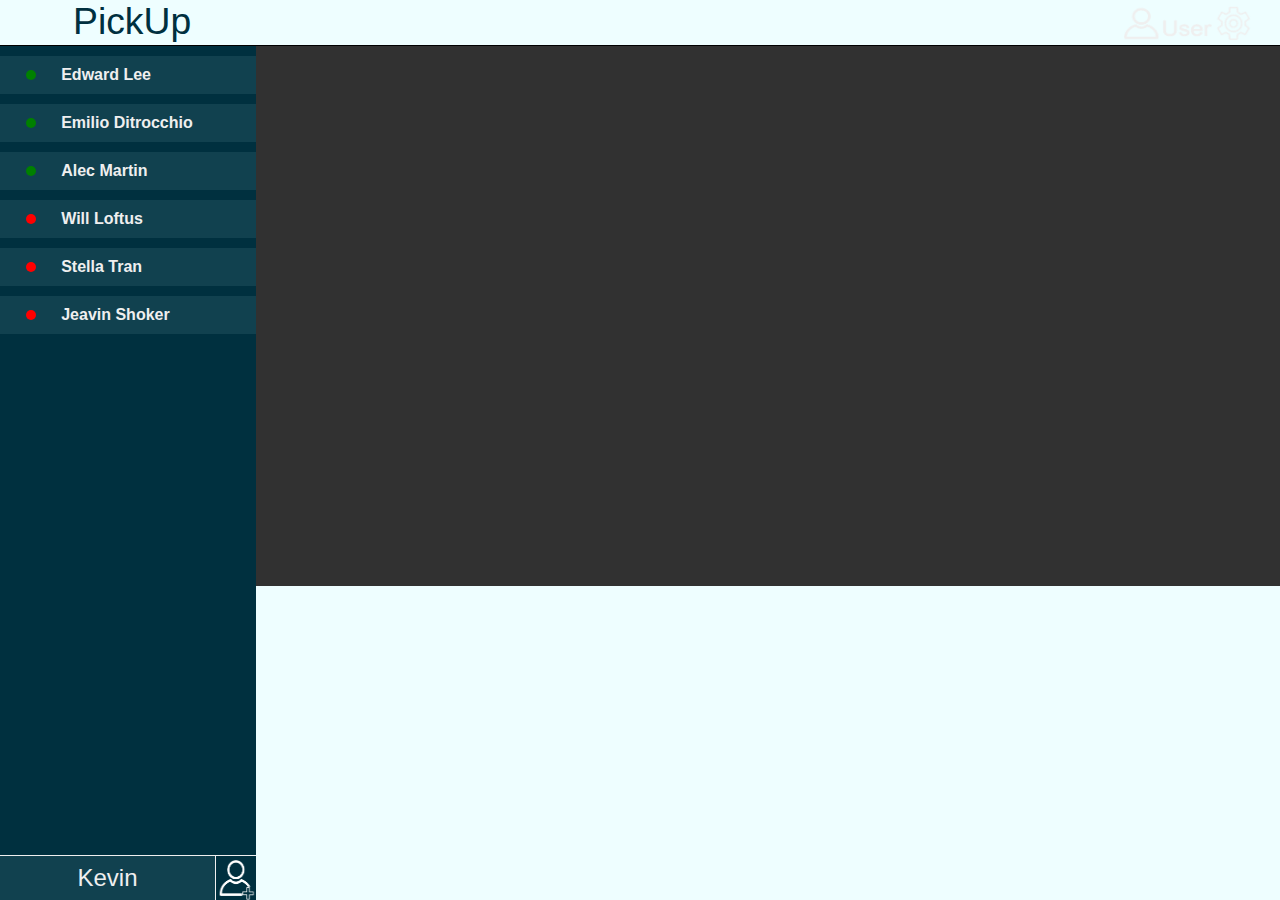
<file: webpage/template.html>
<!DOCTYPE html>
<html lang="en">
  <head>
    <title>PickUp</title>
    <meta charset="utf-8"/>
    <meta name="viewport" content="width=device-width, initial-scale=1.0">
    <link rel="stylesheet" type="text/css" href="./templatestyle.css">
  </head>
  <body>
    
    <div id="content" class="maxWidth maxHeight">
      <div id="topbar">
        <a href="https://www.google.com"><span>PickUp</span></a>
        <div>
          <a href="https://www.google.com"><img class="topimg" id="profile" src="./profile.png" alt="profile" /></a>
          <a href="https://www.google.com"><img class="topimg" src="settings.png" alt="settings" /></a>
        </div>
      </div>
      <div id="leftbar">
        <div id="friendstab">
        </div>
      </div>
      <div id="slideshowdiv">
        
      </div>
      <div id="categories">

      </div>
    </div>

    <script src="https://ajax.googleapis.com/ajax/libs/jquery/1.11.2/jquery.min.js"></script>
    <script>
        /*<![CDATA[*/
        var chatcount = 0;

        function friends(name, status){
          var friend = $("<div class='friend'></div>");
          $(friend).attr("ondblclick", "window.location.href='https://www.google.com'");

          var stat = $("<div class='stat'></div>");

          var online = {"background-color": "green"};
          var offline = {"background-color": "red"};

          var namediv = $("<div class='namediv'></div>");
          var username = $("<span class='username'></span>");
          $(username).html(name);

          if(status == "online"){
            $(stat).css(online);
              $("#leftbar").prepend(friend);
          } else {
            $(stat).css(offline);
              $("#leftbar").append(friend);
          }

          $(friend).append(stat);
          $(friend).append(namediv);
          $(namediv).append(username);
        }

        function chats(name, chattext){
          chatcount++;
          var chatDiv = $("<div class='chat'></div>");
          var chatcontent = $("<p></p>");

          var textform = $("<form class='textform'></form>");
          var textinput = $("<input class='textinput' type='text' name='text' placeholder='Enter Text' autocomplete='off'/>");
          var textsubmit = $("<input class='textinput' type='image' name='submit' src='./enter.png' alt='enter'/>");

          $(textform).append(textinput);
          $(textform).append(textsubmit);
          $(chatDiv).append(textform);

          $(chatcontent).html(chattext);

          var button = $("<button class='collapsible'></button>");
          $(button).html(name);

          $("#friendstab").append(chatDiv);
          $(chatDiv).append(chatcontent);
          $("#friendstab").append(button);
        }

        $(document).ready(function() {
          $("#slideshow > div:gt(0)").hide();

          setInterval(function() { 
            $('#slideshow > div:first')
              .fadeOut(0)
              .next()
              .fadeIn(1000)
              .end()
              .appendTo('#slideshow');
          },  15000);



          friends("Alec Martin", "online");
          friends("Will Loftus", "offline");
          friends("Stella Tran", "offline");
          friends("Jeavin Shoker", "offline");
          friends("Emilio Ditrocchio", "online");
          friends("Edward Lee", "online");

          chats("Kevin", "Kevin: Hey, how's it going?");

          var coll = document.getElementsByClassName("collapsible");
          var i;

          for (i = 0; i < coll.length; i++) {
            coll[i].addEventListener("click", function() {
              this.classList.toggle("active");
              var content = this.previousElementSibling;
              if (content.style.display === "block") {
                content.style.display = "none";
              } else {
                content.style.display = "block";
              }
            });
          }

          var addlink = $("<a></a>");
          $(addlink).attr("href", "https://www.google.com");

          var addicon = $("<img id='addicon' alt='Add Friend' src='./addfriendwhite.png'>");
          $("#friendstab").append(addlink);
          $(addlink).append(addicon);

        });
        /*]]>*/
    </script>

  </body>
</html>
</file>
<file: webpage/mainpagestyle.css>
body {
  font-family: sans-serif;
  margin: 0;
}

a:link {
  color: #efefef;
}

a:visited{
  color: #efefef;
}

input[type=image]:hover{
  filter: drop-shadow(2px 2px 1px black);
}

input[type=image]:active {
  background-color: white;
}

.friend:hover{
  border-bottom: 3px solid #e14658;
}

#addicon:hover {
  border-bottom: 2px solid #e14658;
  height: 42px;
}

#categories input[type=button]:hover {
  filter: drop-shadow(2px 2px 1px black);
}

#categories input[type=button]:active {
  background-color: white;
}

#categories span:hover {
  color: #66868f;
}

#friendstab img:hover {
  filter: drop-shadow(2px 2px 1px black);
}

#topbar div a:hover {
  border-bottom: 3px solid #e14658;
}

.newlink div:hover{
  filter: drop-shadow(2px 2px 1px black);
}

.namelink p:hover {
  border-bottom: 3px solid #e14658;
}

.maxWidth {
  width: 100vw;
}

.maxHeight{
  height: 100vh;
}

#slideshowdiv {
  background-color: #313131;
  text-align: center;
  height: 60vh;
  max-height: 600px;
  width: 80vw;
  float: right;
}

#slideshow { 
  position: relative; 
  height: 60vh;
  max-height: 600px;
  width: 80vw;
}

#slideshow > div { 
  height: 60vh;
  max-height: 600px;
  width: auto;
  overflow-x: hidden;
  overflow-y: hidden;
}

#slideshow img {
  max-height: 600px;
  width: 100%;
  height: 100%;
}

#categories {
  position: relative;
  display: inline-flex;
  background-color: #232323;
  height: calc(40vh - 46px);
  width: 80vw;
  float: right;
}

#categories a span {
  position: absolute;
  text-decoration: underline;
  top: 10%;
  left: 5%;
  font-size: 18pt;
}

.catediv {
  margin: 6% auto 0;
  border-radius: 25%;
  text-decoration: none;
}

.cate {
  margin: 0 auto;
  border: 1px solid black;
  background-color: #11414f;
  font-size: 16pt;
  border-radius: 25%;
  text-align: center;
  width: 150px;
  height: 150px;
}

.icon {
  border-radius: 25%;
  margin-top: 20px;
  width: 100px;
  height: 100px;
}

.namelink {
  width: auto;
  text-decoration: none;
}

.sportname {
  margin-top: 10px;
  font-size: 16pt;
  font-weight: 500;
  text-align: center;
  color: #efefef;
}

#leftbar {
  background-color: #00303f;
  width: 20vw;
  height: calc(100vh - 46px);
  position: absolute;
  left: 0;
  display: block;
}

#friendstab {
  background-color: #00303f;
  position: absolute;
  bottom: 0;
  height: 50%;
  width: 100%;
  z-index: 500;
}

#topbar {
  background-color: #232323;
  height: 45px;
  border-bottom: 1px solid black;
}

#topbar span {
  position: absolute;
  left: calc(10vw - 55px);
  font-size: 28pt;
}

#topbar > div {
  display: inline-flex;
  float: right;
  height: 40px;
  padding-top: 5px;
  margin-right: 2%;
}

.topimg {
  margin: 0 2%;
  max-width: 43px;
  max-height: 43px;
}

#topbar div a {
  line-height: 0px;
  font-size: 18pt;
  text-decoration: none;
  margin-left: 7%;
}

#profile {
  height: 90%;
  width: 90px;
  max-width: unset;
}

#searchbar {
  border: 2px solid black;
  background-color: #00303f;
  position: absolute;
  z-index: 500;
  top: 60%;
  left: 0;
  right: 0;
  height: 15%;
  width: 75%;
  margin: 0 auto;
}

label {
  font-size: 1em;
  color: #efefef;
  float: left;
}

.rightborder {
  border-right: 3px solid black;
}

#searchleftpadding {
  padding-left: 4%;
}

.forlabels {
  display: inline-block;
  width: 26%;
  height: 100%;
  padding-right: 1%;
  float: left;
  margin-left: 1%;
}

input[type=image] {
  outline: none;
  border: 2px solid black;
  background-color: #f2d388;
  position: absolute;
  border-radius: 20%;
  top: 15%;
  right: 3%;
  width: 6%;
  min-width: 18px;
  min-height: 18px;
  height: 70%;
}

input[type=text] {
  outline: none;
  color: #efefef;
  font-size: 18pt;
  font-style: italic;
  border-top: none;
  border-left: none;
  border-right: none; 
  border-bottom: 4px solid #f2d388; 
  background-color: #00303f;
  height: 5vh;
  width: 100%;
}

.textform {
  position: absolute;
  bottom: 0;
  width: 100%;
  height: 25px;
  display: inline-flex;
  padding-bottom: 6px;
}

.textform input[type=text] {
  padding-left: 10px;
  height: 25px;
  border: none;
}

.textform input[type=image]{
  top: unset;
  width: 25px;
  height: 25px;
}

.textform input::placeholder {
  font-size: 12pt;
}

input::placeholder {
  color: #efefef;
  font-size: 18pt;
}

input[type=button] {
  outline: none;
  border: 1px solid black;
  font-size: 18pt;
  font-weight: bold;
  color: #efefef;
  background-color: #e14658;
  position: absolute;
  bottom: 90%;
  z-index: 500;
  left: 0;
  right: 0;
  height: 50px;
  width: 200px;
  margin: 0 auto;
}

.collapsible {
  background-color: #11414f;
  color: #efefef;
  cursor: pointer;
  height: 45px;
  width: calc(100% - 40px);
  border-top: 1px solid #efefef;
  border-left: none;
  border-right: 1px solid #efefef;
  border-bottom: none;
  text-align: center;
  outline: none;
  font-size: 18pt;
  position: absolute;
  bottom: 0;
}

.active, .collapsible:hover {
  background-color: #11414f;
}

.chat {
  display: none;
  overflow: hidden;
  border-top: 1px solid #efefef;
  height: calc(100% - 45px);
  background-color: #11414f;
  color: #efefef;
  position: relative;
}

#friendstab a img {
  width: 40px;
  height: 44px;
  position: absolute;
  border-top: 1px solid #efefef;
  bottom: 0;
  right: 0;
}

.friend {
  width: 20vw;
  display: inline-flex;
  background-color: #11414f;
  font-weight: bold;
  color: #efefef;
  margin-top: 10px;
  padding: 10px 0;
  font-size: 12pt;
  cursor: pointer;
}

.stat {
  width: 10px;
  height: 10px;
  border-radius: 50%;
  margin: auto 10%;
}
</file>
<file: webpage/templatestyle.css>
body {
  font-family: sans-serif;
  margin: 0;
}

a:link {
  color: #00303f;
}

a:visited{
  color: #00303f;
}

input[type=image]:hover{
  filter: drop-shadow(2px 2px 1px black);
}

input[type=image]:active {
  background-color: white;
}

.friend:hover{
  border-bottom: 3px solid #e14658;
}

#addicon:hover {
  border-bottom: 2px solid #e14658;
  height: 42px;
}

#categories input[type=button]:hover {
  filter: drop-shadow(2px 2px 1px black);
}

#categories input[type=button]:active {
  background-color: white;
}

#categories span:hover {
  color: #66868f;
}

#friendstab img:hover {
  filter: drop-shadow(2px 2px 1px black);
}

#topbar div a:hover {
  border-bottom: 3px solid #e14658;
}

.newlink div:hover{
  filter: drop-shadow(2px 2px 1px black);
}

.namelink p:hover {
  border-bottom: 3px solid #e14658;
}

.maxWidth {
  width: 100vw;
}

.maxHeight{
  height: 100vh;
}

#slideshowdiv {
  background-color: #313131;
  text-align: center;
  height: 60vh;
  max-height: 600px;
  width: 80vw;
  float: right;
}

#categories {
  position: relative;
  display: inline-flex;
  background-color: #eefeff;
  height: calc(40vh - 46px);
  width: 80vw;
  float: right;
}

.namelink {
  width: auto;
  text-decoration: none;
}

.sportname {
  margin-top: 10px;
  font-size: 16pt;
  font-weight: 500;
  text-align: center;
  color: #000000;
}

#leftbar {
  background-color: #00303f;
  width: 20vw;
  height: calc(100vh - 46px);
  position: absolute;
  left: 0;
  display: block;
}

#friendstab {
  background-color: #00303f;
  position: absolute;
  bottom: 0;
  height: 50%;
  width: 100%;
  z-index: 500;
}

#topbar {
  background-color: #eefeff;
  height: 45px;
  border-bottom: 1px solid black;
}

#topbar span {
  position: absolute;
  left: calc(10vw - 55px);
  font-size: 28pt;
}

#topbar > div {
  display: inline-flex;
  float: right;
  height: 40px;
  padding-top: 5px;
  margin-right: 2%;
}

.topimg {
  margin: 0 2%;
  max-width: 43px;
  max-height: 43px;
}

#topbar div a {
  line-height: 0px;
  font-size: 18pt;
  text-decoration: none;
}

#profile {
  height: 90%;
  width: 90px;
  max-width: unset;
}

.rightborder {
  border-right: 3px solid black;
}

#searchleftpadding {
  padding-left: 4%;
}

.forlabels {
  display: inline-block;
  width: 26%;
  height: 100%;
  padding-right: 1%;
  float: left;
  margin-left: 1%;
}

input[type=image] {
  outline: none;
  border: 2px solid black;
  background-color: #f2d388;
  position: absolute;
  border-radius: 20%;
  top: 15%;
  right: 3%;
  width: 6%;
  min-width: 20px;
  min-height: 20px;
  height: 70%;
}

input[type=text] {
  outline: none;
  color: #efefef;
  font-size: 18pt;
  font-style: italic;
  border-top: none;
  border-left: none;
  border-right: none; 
  border-bottom: 4px solid #f2d388; 
  background-color: #00303f;
  height: 5vh;
  width: 100%;
}

.textform {
  position: absolute;
  bottom: 0;
  width: 100%;
  height: 25px;
  display: inline-flex;
  padding-bottom: 6px;
}

.textform input[type=text] {
  padding-left: 10px;
  height: 25px;
  border: none;
}

.textform input[type=image]{
  top: unset;
  width: 25px;
  height: 25px;
}

.textform input::placeholder {
  font-size: 12pt;
}

input::placeholder {
  color: #efefef;
  font-size: 18pt;
}

input[type=button] {
  outline: none;
  border: 1px solid black;
  font-size: 18pt;
  font-weight: bold;
  color: #efefef;
  background-color: #e14658;
  position: absolute;
  bottom: 90%;
  z-index: 500;
  left: 0;
  right: 0;
  height: 50px;
  width: 200px;
  margin: 0 auto;
}

.collapsible {
  background-color: #11414f;
  color: #efefef;
  cursor: pointer;
  height: 45px;
  width: calc(100% - 40px);
  border-top: 1px solid #efefef;
  border-left: none;
  border-right: 1px solid #efefef;
  border-bottom: none;
  text-align: center;
  outline: none;
  font-size: 18pt;
  position: absolute;
  bottom: 0;
}

.active, .collapsible:hover {
  background-color: #11414f;
}

.chat {
  display: none;
  overflow: hidden;
  border-top: 1px solid #efefef;
  height: calc(100% - 45px);
  background-color: #11414f;
  color: #efefef;
  position: relative;
}

#friendstab a img {
  width: 40px;
  height: 44px;
  position: absolute;
  border-top: 1px solid #efefef;
  bottom: 0;
  right: 0;
}

.friend {
  width: 20vw;
  display: inline-flex;
  background-color: #11414f;
  font-weight: bold;
  color: #efefef;
  margin-top: 10px;
  padding: 10px 0;
  font-size: 12pt;
  cursor: pointer;
}

.stat {
  width: 10px;
  height: 10px;
  border-radius: 50%;
  margin: auto 10%;
}
</file>
